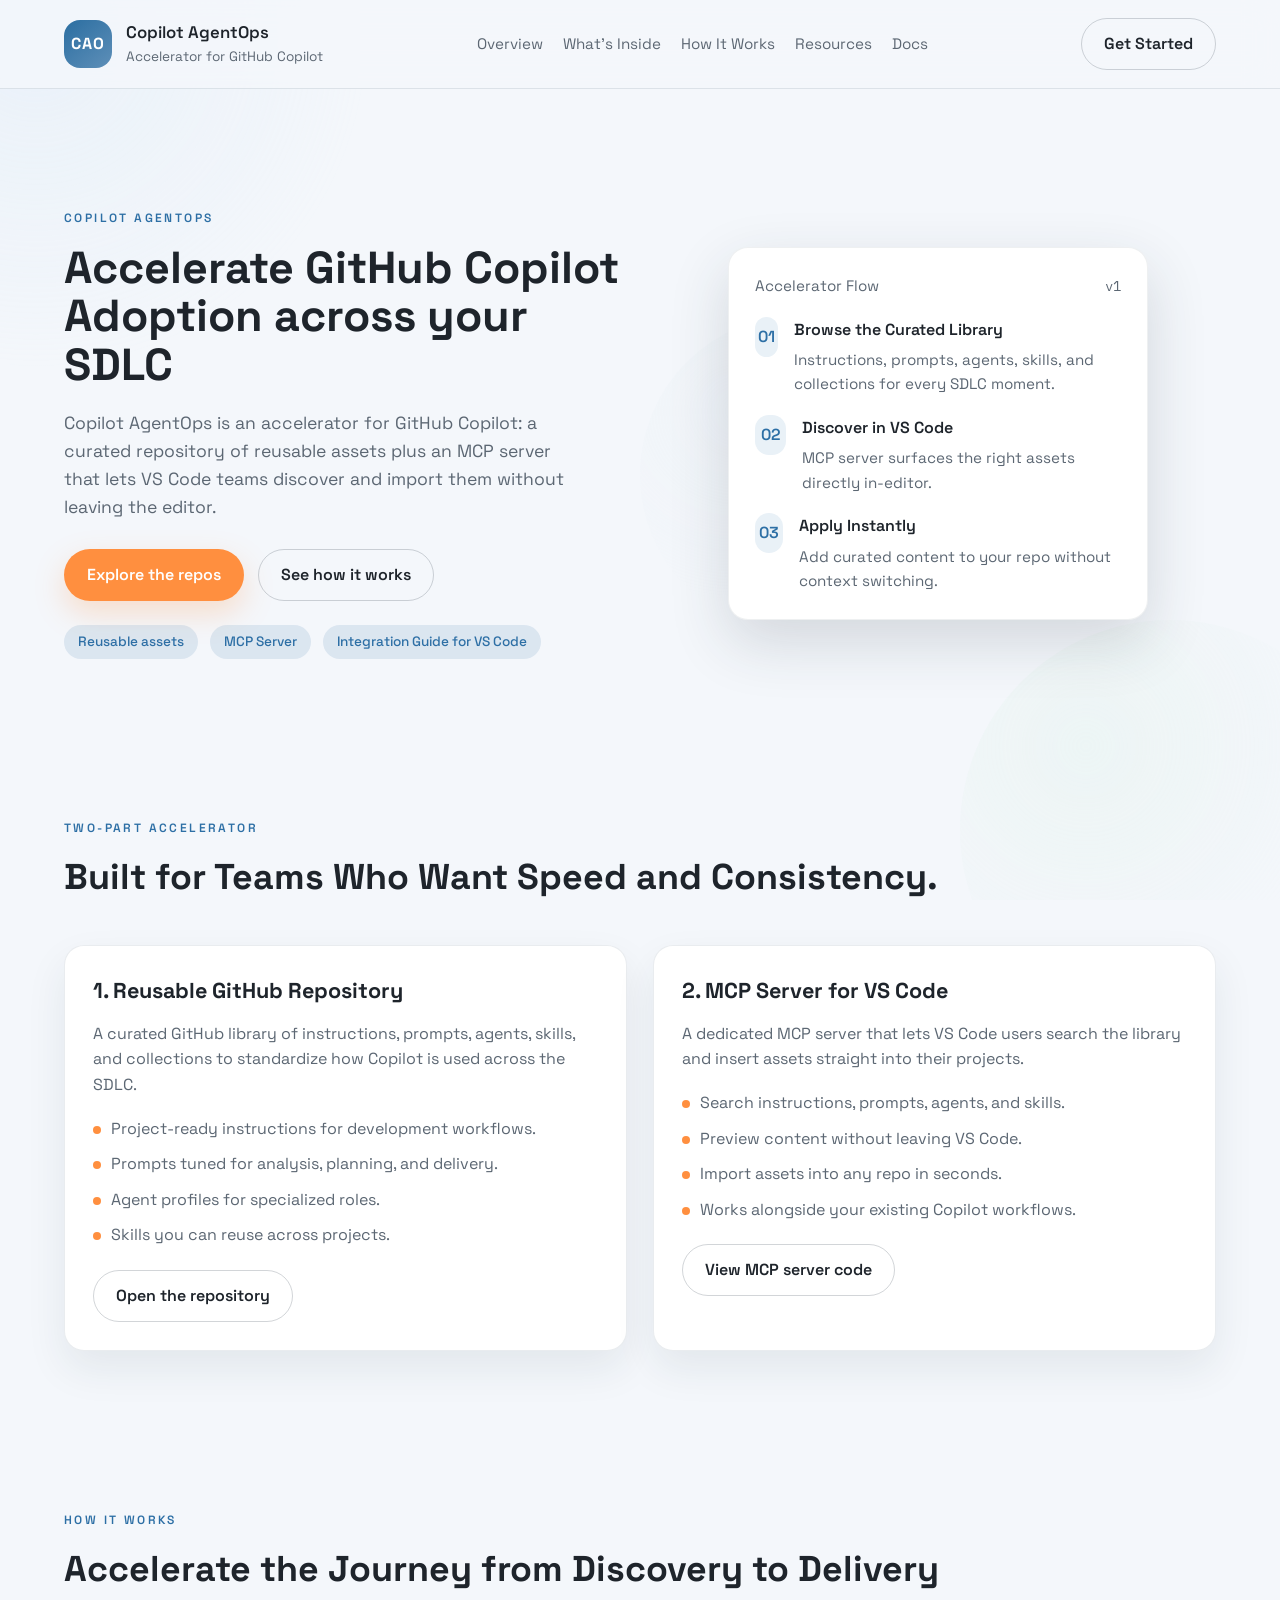
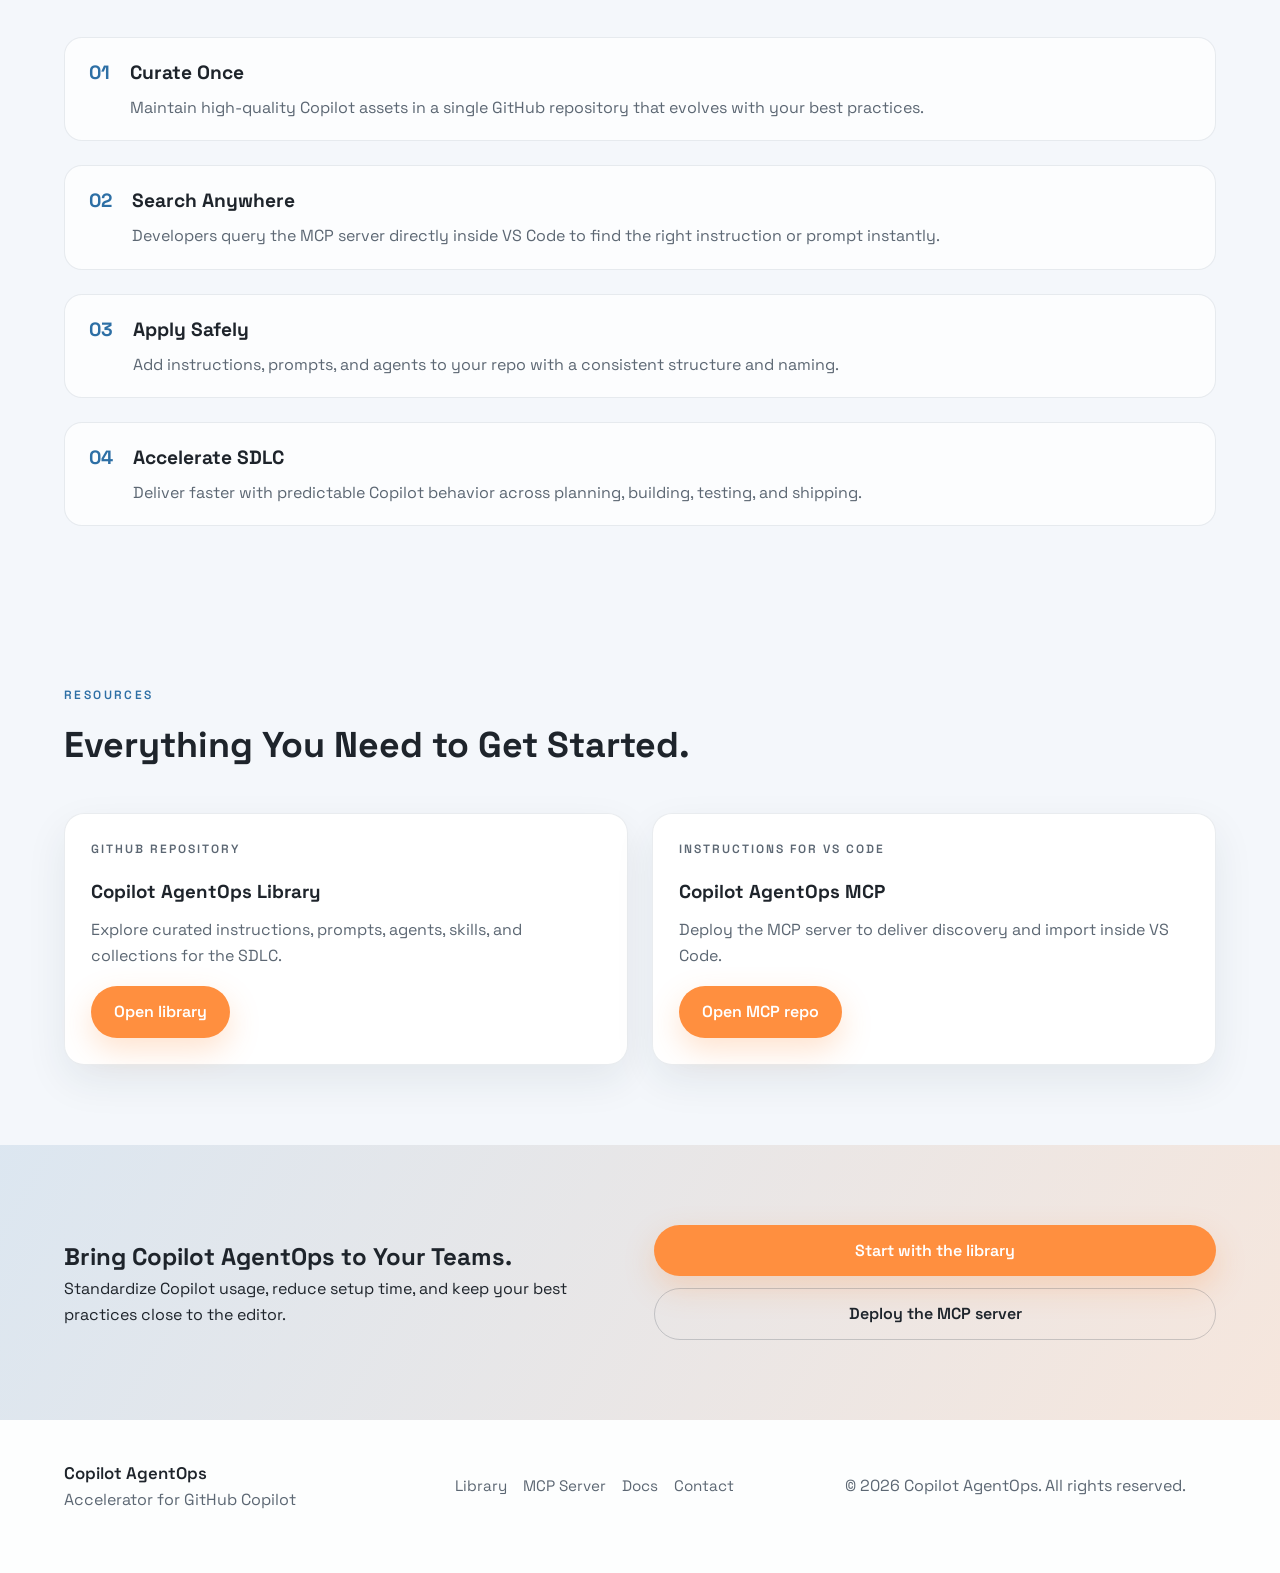
<file: index.html>
<!DOCTYPE html>
<html lang="en">
  <head>
    <meta charset="utf-8" />
    <meta name="viewport" content="width=device-width, initial-scale=1" />
    <title>Copilot AgentOps | Accelerate SDLC with GitHub Copilot</title>
    <meta
      name="description"
      content="Copilot AgentOps is an accelerator for GitHub Copilot: a reusable library of instructions, prompts, agents, and skills plus an MCP server to find and import them directly in VS Code."
    />
    <meta property="og:title" content="Copilot AgentOps" />
    <meta
      property="og:description"
      content="Accelerate SDLC with reusable Copilot instructions and an MCP server for in-editor discovery."
    />
    <meta property="og:type" content="website" />
    <meta property="og:url" content="https://www.copilotagentops.com" />
    <link rel="preconnect" href="https://fonts.googleapis.com" />
    <link rel="preconnect" href="https://fonts.gstatic.com" crossorigin />
    <link
      href="https://fonts.googleapis.com/css2?family=Space+Grotesk:wght@300;400;500;600;700&family=IBM+Plex+Mono:wght@400;500&display=swap"
      rel="stylesheet"
    />
    <link rel="stylesheet" href="styles.css" />
  </head>
  <body>
    <div class="ambient">
      <div class="orb orb-a"></div>
      <div class="orb orb-b"></div>
      <div class="orb orb-c"></div>
    </div>

    <header class="site-header">
      <div class="container">
        <div class="brand">
          <span class="brand-mark">CAO</span>
          <div>
            <p class="brand-name">Copilot AgentOps</p>
            <p class="brand-tag">Accelerator for GitHub Copilot</p>
          </div>
        </div>
        <nav class="nav">
          <a href="#overview">Overview</a>
          <a href="#parts">What's Inside</a>
          <a href="#how">How It Works</a>
          <a href="#resources">Resources</a>
          <a href="docs.html">Docs</a>
        </nav>
        <a class="button ghost" href="#get-started">Get Started</a>
      </div>
    </header>

    <main>
      <section class="hero" id="overview">
        <div class="container hero-grid">
          <div class="hero-text">
            <p class="eyebrow">Copilot AgentOps</p>
            <h1>
              Accelerate GitHub Copilot Adoption across your SDLC
            </h1>
            <p class="lead">
              Copilot AgentOps is an accelerator for GitHub Copilot: a curated
              repository of reusable assets plus an MCP server that lets VS Code
              teams discover and import them without leaving the editor.
            </p>
            <div class="cta-row">
              <a class="button" href="#resources">Explore the repos</a>
              <a class="button ghost" href="#how">See how it works</a>
            </div>
            <div class="badge-row">
              <span class="badge">Reusable assets</span>
              <span class="badge">MCP Server</span>
              <span class="badge">Integration Guide for VS Code</span>
            </div>
          </div>
          <div class="hero-card">
            <div class="card">
              <div class="card-header">
                <span>Accelerator Flow</span>
                <span class="mono">v1</span>
              </div>
              <ol class="flow">
                <li>
                  <span class="step">01</span>
                  <div>
                    <p class="flow-title">Browse the Curated Library</p>
                    <p class="flow-text">
                      Instructions, prompts, agents, skills, and collections for
                      every SDLC moment.
                    </p>
                  </div>
                </li>
                <li>
                  <span class="step">02</span>
                  <div>
                    <p class="flow-title">Discover in VS Code</p>
                    <p class="flow-text">
                      MCP server surfaces the right assets directly in-editor.
                    </p>
                  </div>
                </li>
                <li>
                  <span class="step">03</span>
                  <div>
                    <p class="flow-title">Apply Instantly</p>
                    <p class="flow-text">
                      Add curated content to your repo without context switching.
                    </p>
                  </div>
                </li>
              </ol>
            </div>
          </div>
        </div>
      </section>

      <section class="section" id="parts">
        <div class="container">
          <div class="section-title">
            <p class="eyebrow">Two-Part Accelerator</p>
            <h2>Built for Teams Who Want Speed and Consistency.</h2>
          </div>
          <div class="split">
            <article class="panel">
              <h3>1. Reusable GitHub Repository</h3>
              <p>
                A curated GitHub library of instructions, prompts, agents, skills,
                and collections to standardize how Copilot is used across the SDLC.
              </p>
              <ul class="list">
                <li>Project-ready instructions for development workflows.</li>
                <li>Prompts tuned for analysis, planning, and delivery.</li>
                <li>Agent profiles for specialized roles.</li>
                <li>Skills you can reuse across projects.</li>
              </ul>
              <a
                class="button ghost"
                href="https://github.com/ajilantony/copilot-agentops"
                target="_blank"
                rel="noreferrer"
                >Open the repository</a
              >
            </article>
            <article class="panel">
              <h3>2. MCP Server for VS Code</h3>
              <p>
                A dedicated MCP server that lets VS Code users search the library
                and insert assets straight into their projects.
              </p>
              <ul class="list">
                <li>Search instructions, prompts, agents, and skills.</li>
                <li>Preview content without leaving VS Code.</li>
                <li>Import assets into any repo in seconds.</li>
                <li>Works alongside your existing Copilot workflows.</li>
              </ul>
              <a
                class="button ghost"
                href="https://github.com/ajilantony/copilot-agentops-mcp"
                target="_blank"
                rel="noreferrer"
                >View MCP server code</a
              >
            </article>
          </div>
        </div>
      </section>

      <section class="section" id="how">
        <div class="container">
          <div class="section-title">
            <p class="eyebrow">How It Works</p>
            <h2>Accelerate the Journey from Discovery to Delivery</h2>
          </div>
          <div class="timeline">
            <div class="timeline-item">
              <span class="timeline-index">01</span>
              <div>
                <h4>Curate Once</h4>
                <p>
                  Maintain high-quality Copilot assets in a single GitHub
                  repository that evolves with your best practices.
                </p>
              </div>
            </div>
            <div class="timeline-item">
              <span class="timeline-index">02</span>
              <div>
                <h4>Search Anywhere</h4>
                <p>
                  Developers query the MCP server directly inside VS Code to find
                  the right instruction or prompt instantly.
                </p>
              </div>
            </div>
            <div class="timeline-item">
              <span class="timeline-index">03</span>
              <div>
                <h4>Apply Safely</h4>
                <p>
                  Add instructions, prompts, and agents to your repo with a
                  consistent structure and naming.
                </p>
              </div>
            </div>
            <div class="timeline-item">
              <span class="timeline-index">04</span>
              <div>
                <h4>Accelerate SDLC</h4>
                <p>
                  Deliver faster with predictable Copilot behavior across planning,
                  building, testing, and shipping.
                </p>
              </div>
            </div>
          </div>
        </div>
      </section>

      <section class="section" id="resources">
        <div class="container">
          <div class="section-title">
            <p class="eyebrow">Resources</p>
            <h2>Everything You Need to Get Started.</h2>
          </div>
          <div class="resource-grid">
            <article class="resource">
              <p class="resource-label">GitHub Repository</p>
              <h3>Copilot AgentOps Library</h3>
              <p>
                Explore curated instructions, prompts, agents, skills, and
                collections for the SDLC.
              </p>
              <a
                class="button"
                href="https://github.com/ajilantony/copilot-agentops"
                target="_blank"
                rel="noreferrer"
                >Open library</a
              >
            </article>
            <article class="resource">
              <p class="resource-label">Instructions for VS Code</p>
              <h3>Copilot AgentOps MCP</h3>
              <p>
                Deploy the MCP server to deliver discovery and import inside
                VS Code.
              </p>
              <a
                class="button"
                href="https://github.com/ajilantony/copilot-agentops-mcp"
                target="_blank"
                rel="noreferrer"
                >Open MCP repo</a
              >
            </article>
          </div>
        </div>
      </section>

      <section class="section callout" id="get-started">
        <div class="container callout-grid">
          <div>
            <h2>Bring Copilot AgentOps to Your Teams.</h2>
            <p>
              Standardize Copilot usage, reduce setup time, and keep your best
              practices close to the editor.
            </p>
          </div>
          <div class="cta-stack">
            <a
              class="button"
              href="https://github.com/ajilantony/copilot-agentops"
              target="_blank"
              rel="noreferrer"
              >Start with the library</a
            >
            <a
              class="button ghost"
              href="https://github.com/ajilantony/copilot-agentops-mcp"
              target="_blank"
              rel="noreferrer"
              >Deploy the MCP server</a
            >
          </div>
        </div>
      </section>
    </main>

    <footer class="site-footer">
      <div class="container footer-grid">
        <div>
          <p class="brand-name">Copilot AgentOps</p>
          <p class="muted">Accelerator for GitHub Copilot</p>
        </div>
        <div class="footer-links">
          <a href="https://github.com/ajilantony/copilot-agentops" target="_blank" rel="noreferrer">Library</a>
          <a href="https://github.com/ajilantony/copilot-agentops-mcp" target="_blank" rel="noreferrer">MCP Server</a>
          <a href="docs.html">Docs</a>
          <a href="mailto:hello@copilotagentops.com">Contact</a>
        </div>
        <p class="muted">© 2026 Copilot AgentOps. All rights reserved.</p>
      </div>
    </footer>
  </body>
</html>
</file>
<file: styles.css>
:root {
  --bg: #f4f7fb;
  --surface: #ffffff;
  --surface-alt: #e9f1f7;
  --ink: #1e242b;
  --muted: #5c6773;
  --accent: #ff8f3f;
  --accent-strong: #ff6b1f;
  --cool: #2d6fa5;
  --cool-soft: #88b3d9;
  --radius: 20px;
  --shadow: 0 22px 60px rgba(35, 50, 65, 0.16);
}

* {
  box-sizing: border-box;
  margin: 0;
  padding: 0;
}

body {
  font-family: "Space Grotesk", "Segoe UI", sans-serif;
  color: var(--ink);
  background: var(--bg);
  line-height: 1.6;
  overflow-x: hidden;
}

a {
  color: inherit;
  text-decoration: none;
}

.ambient {
  position: fixed;
  inset: 0;
  pointer-events: none;
  overflow: hidden;
  z-index: 0;
}

.orb {
  position: absolute;
  border-radius: 50%;
  filter: blur(0);
  opacity: 0.25;
  animation: float 12s ease-in-out infinite;
}

.orb-a {
  width: 520px;
  height: 520px;
  background: radial-gradient(circle at 30% 30%, #cde3f6, transparent 65%);
  top: -120px;
  left: -120px;
}

.orb-b {
  width: 420px;
  height: 420px;
  background: radial-gradient(circle at 30% 30%, #d8f0e3, transparent 60%);
  bottom: -140px;
  right: -100px;
  animation-delay: -4s;
}

.orb-c {
  width: 320px;
  height: 320px;
  background: radial-gradient(circle at 30% 30%, #e5edf4, transparent 60%);
  top: 35%;
  right: 25%;
  animation-delay: -6s;
}

@keyframes float {
  0%,
  100% {
    transform: translateY(0);
  }
  50% {
    transform: translateY(-24px);
  }
}

.container {
  width: min(1200px, 90%);
  margin: 0 auto;
  position: relative;
  z-index: 1;
}

.site-header {
  position: sticky;
  top: 0;
  backdrop-filter: blur(16px);
  background: rgba(244, 247, 251, 0.75);
  z-index: 5;
  border-bottom: 1px solid rgba(44, 72, 98, 0.12);
}

.site-header .container {
  display: flex;
  align-items: center;
  justify-content: space-between;
  gap: 24px;
  padding: 18px 0;
}

.brand {
  display: flex;
  align-items: center;
  gap: 14px;
}

.brand-mark {
  width: 48px;
  height: 48px;
  border-radius: 16px;
  display: grid;
  place-items: center;
  background: linear-gradient(140deg, #2b6ea1, #5e8fb8);
  color: #ffffff;
  font-weight: 700;
  letter-spacing: 1px;
}

.brand-name {
  font-weight: 600;
  font-size: 1.05rem;
}

.brand-tag {
  font-size: 0.85rem;
  color: var(--muted);
}

.nav {
  display: flex;
  gap: 20px;
  font-size: 0.95rem;
  color: var(--muted);
}

.nav a {
  transition: color 0.3s ease;
}

.nav a:hover {
  color: var(--ink);
}

.button {
  display: inline-flex;
  align-items: center;
  justify-content: center;
  padding: 12px 22px;
  border-radius: 999px;
  background: var(--accent);
  color: #ffffff;
  font-weight: 600;
  border: 1px solid transparent;
  transition: transform 0.3s ease, box-shadow 0.3s ease, background 0.3s ease;
  box-shadow: 0 12px 30px rgba(255, 143, 63, 0.25);
}

.button:hover {
  transform: translateY(-2px);
  background: var(--accent-strong);
}

.button.ghost {
  background: transparent;
  color: var(--ink);
  border-color: rgba(34, 48, 62, 0.2);
  box-shadow: none;
}

.button.ghost:hover {
  background: rgba(45, 111, 165, 0.08);
}

.hero {
  padding: 120px 0 80px;
}

.hero-grid {
  display: grid;
  gap: 40px;
  grid-template-columns: repeat(auto-fit, minmax(280px, 1fr));
  align-items: center;
}

.eyebrow {
  text-transform: uppercase;
  letter-spacing: 2.4px;
  font-size: 0.75rem;
  color: var(--cool);
  font-weight: 600;
}

.hero h1 {
  font-size: clamp(2.4rem, 3.5vw, 3.8rem);
  line-height: 1.08;
  margin: 16px 0 20px;
}

.lead {
  color: var(--muted);
  font-size: 1.1rem;
  max-width: 520px;
}

.cta-row {
  display: flex;
  gap: 14px;
  flex-wrap: wrap;
  margin: 28px 0 24px;
}

.badge-row {
  display: flex;
  gap: 12px;
  flex-wrap: wrap;
}

.badge {
  padding: 6px 14px;
  border-radius: 999px;
  background: rgba(45, 111, 165, 0.12);
  color: var(--cool);
  font-size: 0.85rem;
  font-weight: 500;
  white-space: nowrap;
}

.hero-card {
  display: flex;
  justify-content: center;
}

.card {
  width: min(420px, 100%);
  background: var(--surface);
  border-radius: var(--radius);
  padding: 26px;
  box-shadow: var(--shadow);
  border: 1px solid rgba(43, 62, 79, 0.08);
  animation: fadeUp 0.9s ease forwards;
}

@keyframes fadeUp {
  from {
    opacity: 0;
    transform: translateY(24px);
  }
  to {
    opacity: 1;
    transform: translateY(0);
  }
}

.card-header {
  display: flex;
  justify-content: space-between;
  align-items: center;
  font-size: 0.95rem;
  color: var(--muted);
  margin-bottom: 18px;
}

.mono {
  font-family: "IBM Plex Mono", "Consolas", monospace;
  font-size: 0.85rem;
}

.flow {
  display: grid;
  gap: 18px;
  list-style: none;
}

.flow li {
  display: flex;
  gap: 16px;
}

.step {
  width: 40px;
  height: 40px;
  border-radius: 14px;
  background: var(--surface-alt);
  display: grid;
  place-items: center;
  font-weight: 600;
  color: var(--cool);
}

.flow-title {
  font-weight: 600;
  margin-bottom: 6px;
}

.flow-text {
  color: var(--muted);
  font-size: 0.95rem;
}

.section {
  padding: 80px 0;
}

.section-title {
  margin-bottom: 40px;
}

.section-title h2 {
  font-size: clamp(2rem, 2.8vw, 2.8rem);
  margin-top: 10px;
}

.split {
  display: grid;
  gap: 26px;
  grid-template-columns: repeat(auto-fit, minmax(280px, 1fr));
}

.panel {
  background: var(--surface);
  border-radius: var(--radius);
  padding: 28px;
  border: 1px solid rgba(44, 72, 98, 0.1);
  box-shadow: 0 18px 40px rgba(30, 46, 62, 0.08);
}

.panel h3 {
  font-size: 1.35rem;
  margin-bottom: 12px;
}

.panel p {
  color: var(--muted);
}

.list {
  list-style: none;
  margin: 18px 0 22px;
  display: grid;
  gap: 10px;
  color: var(--muted);
}

.list li::before {
  content: "";
  display: inline-block;
  width: 8px;
  height: 8px;
  border-radius: 50%;
  background: var(--accent);
  margin-right: 10px;
}

.timeline {
  display: grid;
  gap: 24px;
}

.timeline-item {
  display: grid;
  grid-template-columns: auto 1fr;
  gap: 20px;
  align-items: start;
  padding: 20px 24px;
  background: rgba(255, 255, 255, 0.7);
  border-radius: 18px;
  border: 1px solid rgba(44, 72, 98, 0.1);
}

.timeline-index {
  font-size: 1.2rem;
  color: var(--cool);
  font-weight: 700;
}

.timeline-item h4 {
  font-size: 1.2rem;
  margin-bottom: 6px;
}

.timeline-item p {
  color: var(--muted);
}

.resource-grid {
  display: grid;
  gap: 24px;
  grid-template-columns: repeat(auto-fit, minmax(240px, 1fr));
}

.resource {
  background: var(--surface);
  border-radius: var(--radius);
  padding: 26px;
  border: 1px solid rgba(44, 72, 98, 0.1);
  box-shadow: 0 16px 40px rgba(30, 46, 62, 0.08);
}

.resource-label {
  text-transform: uppercase;
  font-size: 0.75rem;
  color: var(--cool);
  font-weight: 600;
  letter-spacing: 2px;
}

.resource h3 {
  margin: 12px 0 10px;
}

.resource p {
  color: var(--muted);
  margin-bottom: 18px;
}

.callout {
  background: linear-gradient(120deg, rgba(45, 111, 165, 0.12), rgba(255, 143, 63, 0.16));
}

.callout-grid {
  display: grid;
  gap: 28px;
  grid-template-columns: repeat(auto-fit, minmax(260px, 1fr));
  align-items: center;
}

.cta-stack {
  display: flex;
  flex-direction: column;
  gap: 12px;
}

.site-footer {
  padding: 40px 0 60px;
  background: rgba(255, 255, 255, 0.85);
}

.footer-grid {
  display: grid;
  grid-template-columns: repeat(auto-fit, minmax(200px, 1fr));
  gap: 20px;
  align-items: center;
}

.footer-links {
  display: flex;
  flex-wrap: wrap;
  gap: 16px;
  color: var(--muted);
  font-size: 0.95rem;
}

.footer-links a {
  transition: color 0.3s ease;
}

.footer-links a:hover {
  color: var(--ink);
}

.muted {
  color: var(--muted);
}

.page-hero {
  padding: 110px 0 60px;
}

.doc-grid {
  display: grid;
  gap: 20px;
  grid-template-columns: repeat(auto-fit, minmax(220px, 1fr));
}

.doc-card {
  background: var(--surface);
  border-radius: 18px;
  padding: 24px;
  border: 1px solid rgba(44, 72, 98, 0.1);
  box-shadow: 0 16px 40px rgba(30, 46, 62, 0.08);
}

.doc-card h3 {
  margin-bottom: 10px;
}

.doc-card p {
  color: var(--muted);
}

.pill {
  display: inline-flex;
  align-items: center;
  justify-content: center;
  padding: 6px 14px;
  border-radius: 999px;
  background: rgba(45, 111, 165, 0.12);
  color: var(--cool);
  font-size: 0.85rem;
  font-weight: 500;
  margin-top: 16px;
}

.pill-row {
  display: flex;
  gap: 10px;
  flex-wrap: wrap;
  margin-top: 16px;
}

.code-block {
  background: #101820;
  color: #f0f4f8;
  border-radius: 16px;
  padding: 20px;
  overflow-x: auto;
  font-family: "IBM Plex Mono", monospace;
  font-size: 0.9rem;
  line-height: 1.5;
}

.doc-steps {
  display: grid;
  gap: 18px;
}

.doc-step {
  display: grid;
  grid-template-columns: auto 1fr;
  gap: 16px;
  background: var(--surface);
  padding: 22px;
  border-radius: 18px;
  border: 1px solid rgba(44, 72, 98, 0.1);
  box-shadow: 0 16px 40px rgba(30, 46, 62, 0.08);
}

.doc-step .step {
  background: rgba(45, 111, 165, 0.12);
  color: var(--cool);
}

.quickstart {
  background: rgba(45, 111, 165, 0.06);
}

.quickstart-grid {
  display: grid;
  gap: 26px;
  grid-template-columns: repeat(auto-fit, minmax(260px, 1fr));
}

.quickstart-card {
  background: var(--surface);
  padding: 24px;
  border-radius: 18px;
  border: 1px solid rgba(44, 72, 98, 0.1);
  box-shadow: 0 16px 40px rgba(30, 46, 62, 0.08);
  display: grid;
  gap: 16px;
}

.screenshot {
  background: rgba(16, 24, 32, 0.08);
  border-radius: 16px;
  padding: 14px;
}

.screenshot img {
  width: 100%;
  border-radius: 12px;
  display: block;
}

.screenshot figcaption {
  margin-top: 8px;
  font-size: 0.85rem;
}

.resource-grid .button {
  width: fit-content;
}

@media (max-width: 900px) {
  .site-header .container {
    flex-direction: column;
  }

  .nav {
    flex-wrap: wrap;
    justify-content: center;
  }
}

@media (max-width: 720px) {
  .hero {
    padding-top: 100px;
  }

  .site-header {
    position: static;
  }

  .hero-grid {
    text-align: center;
  }

  .hero-text .lead {
    margin: 0 auto;
  }

  .cta-row {
    justify-content: center;
  }

  .badge-row {
    justify-content: center;
  }

  .hero-card {
    order: -1;
  }

  .cta-stack {
    width: 100%;
  }

  .cta-stack .button {
    width: 100%;
  }
}

@media (prefers-reduced-motion: reduce) {
  * {
    animation-duration: 0.01ms !important;
    animation-iteration-count: 1 !important;
    transition-duration: 0.01ms !important;
    scroll-behavior: auto !important;
  }
}
</file>
